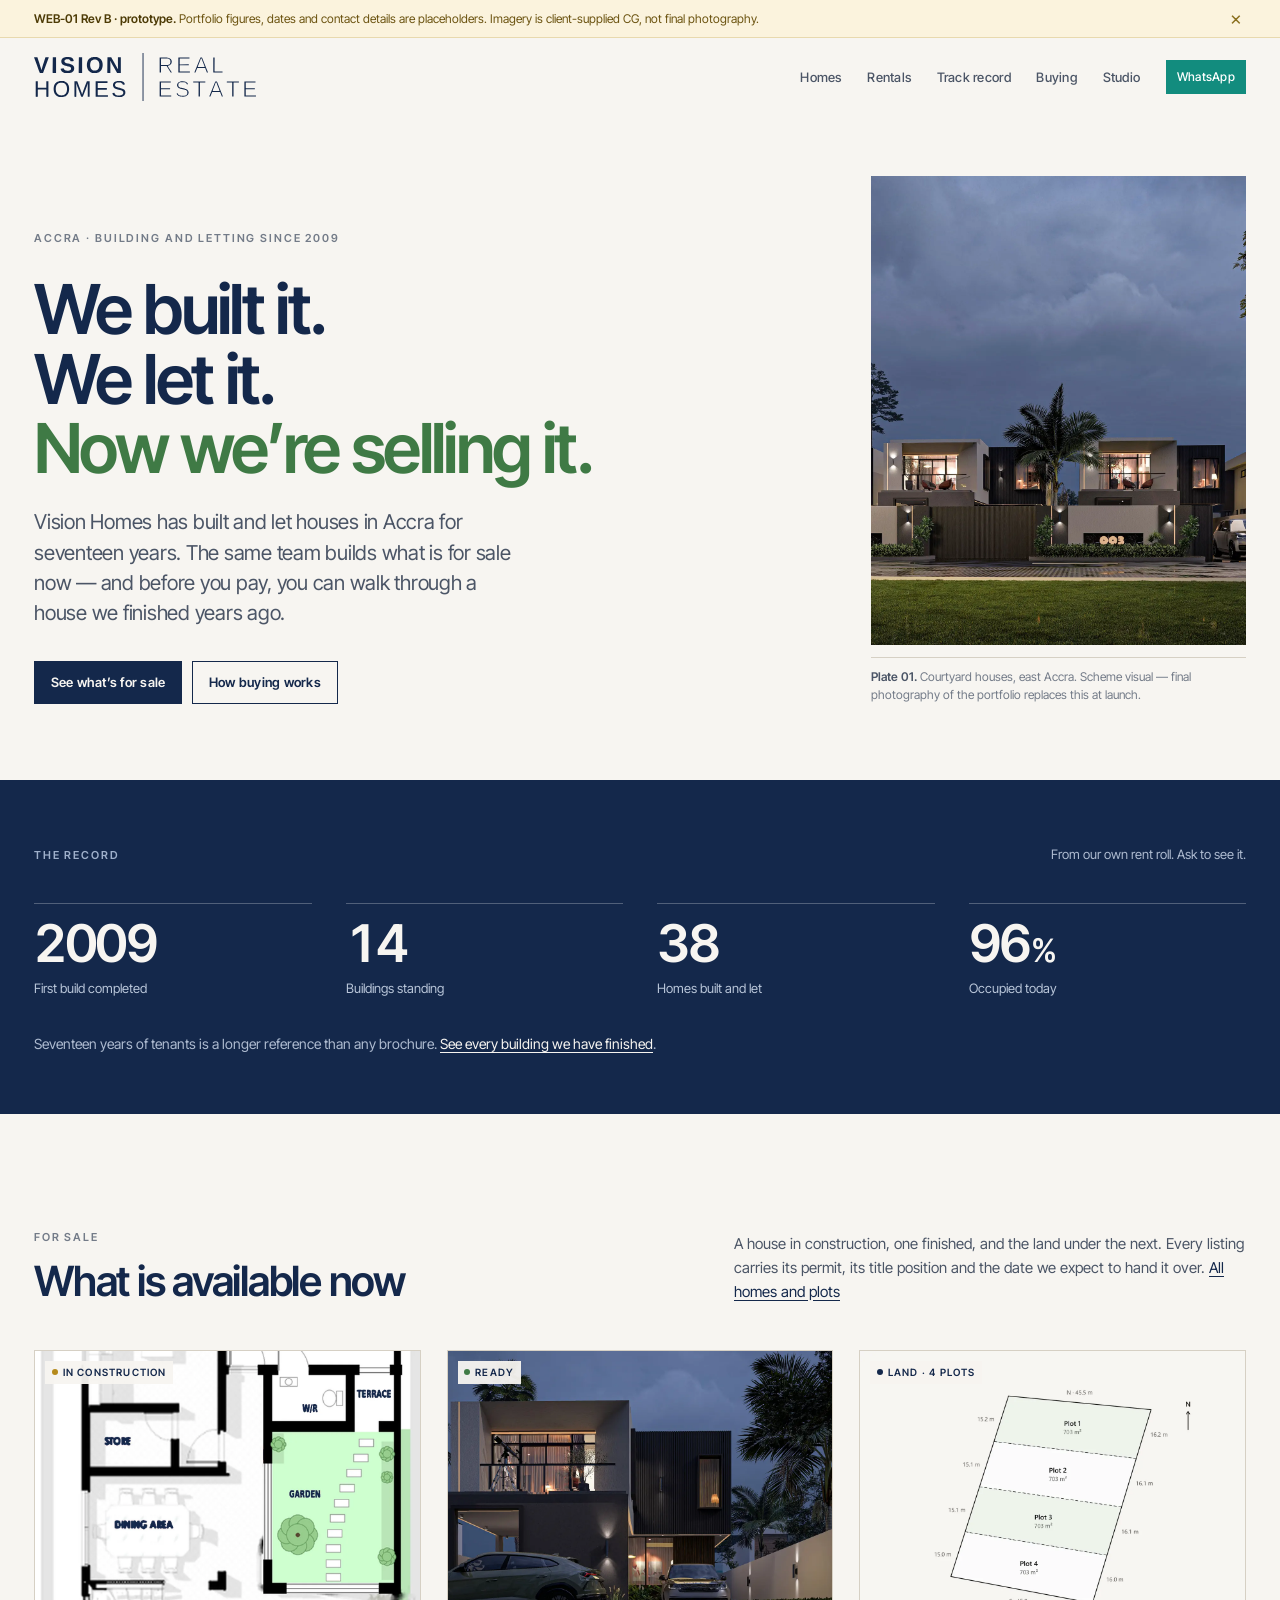
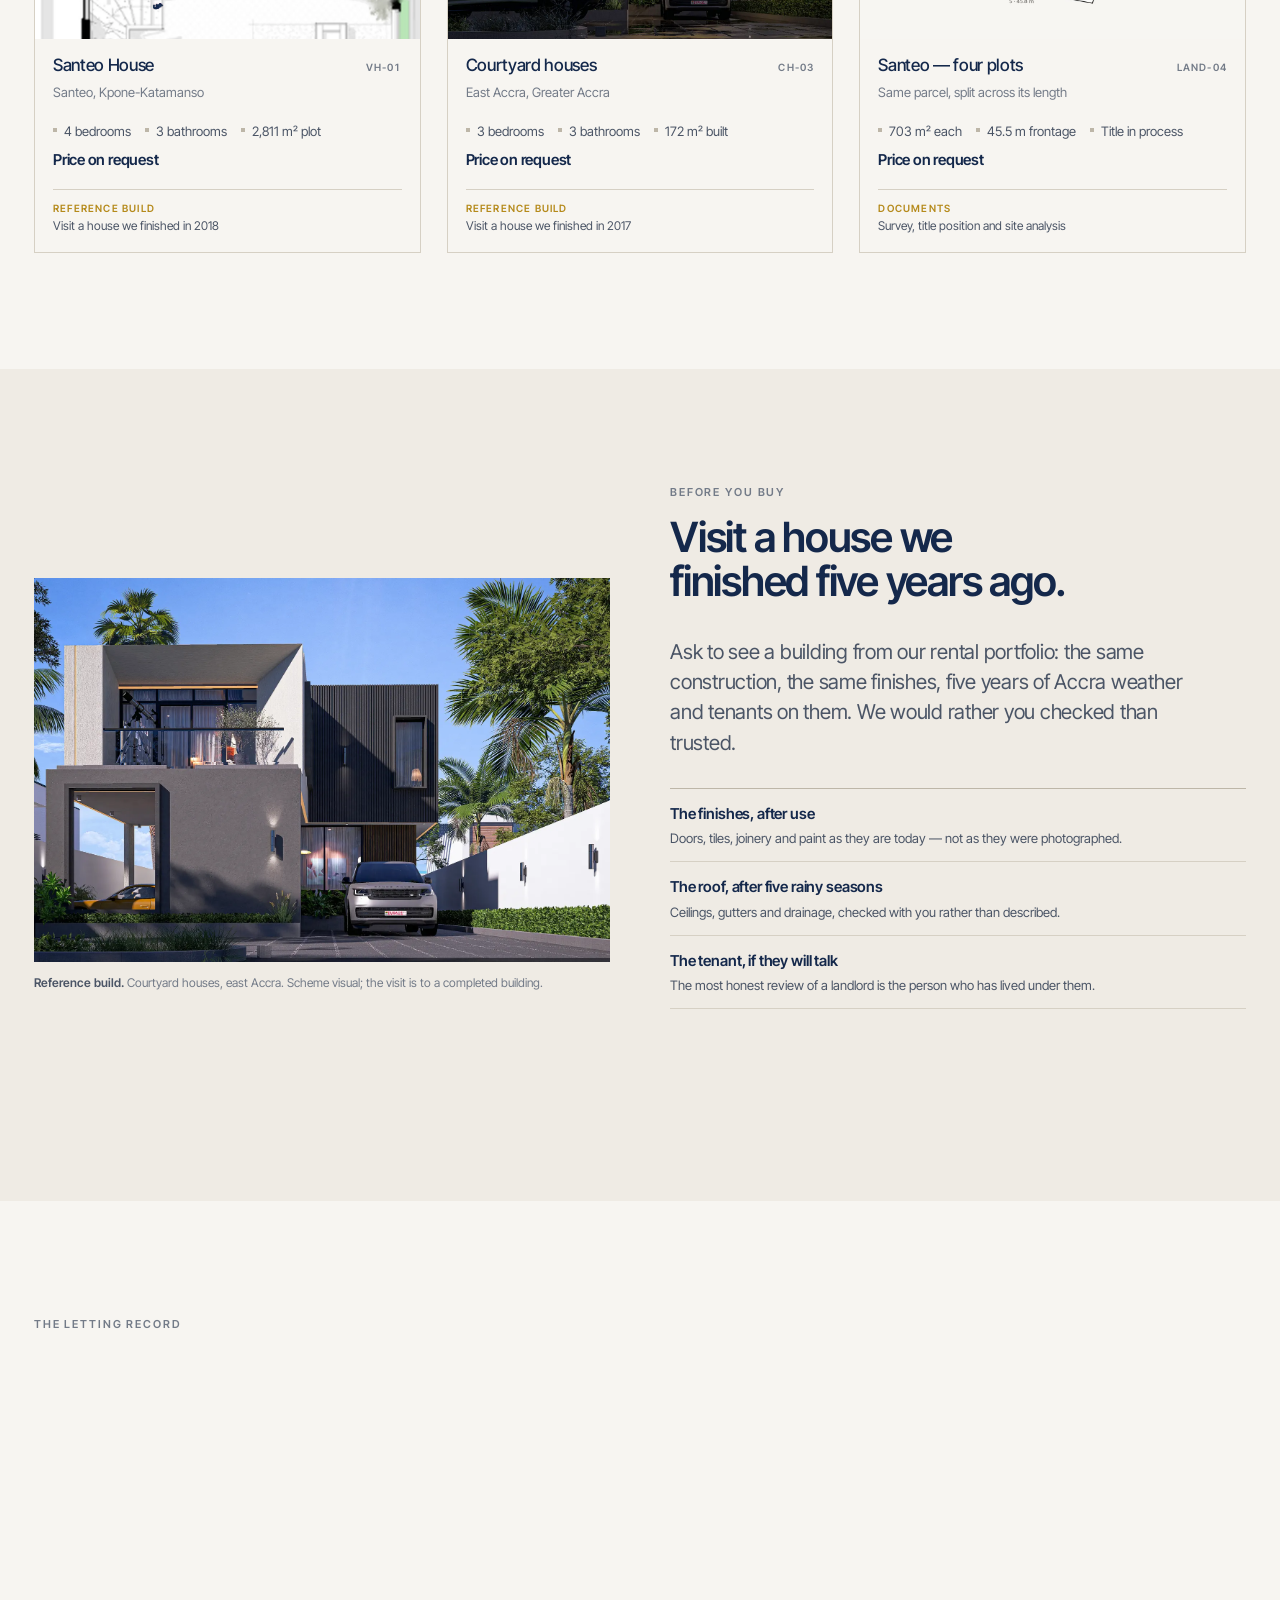
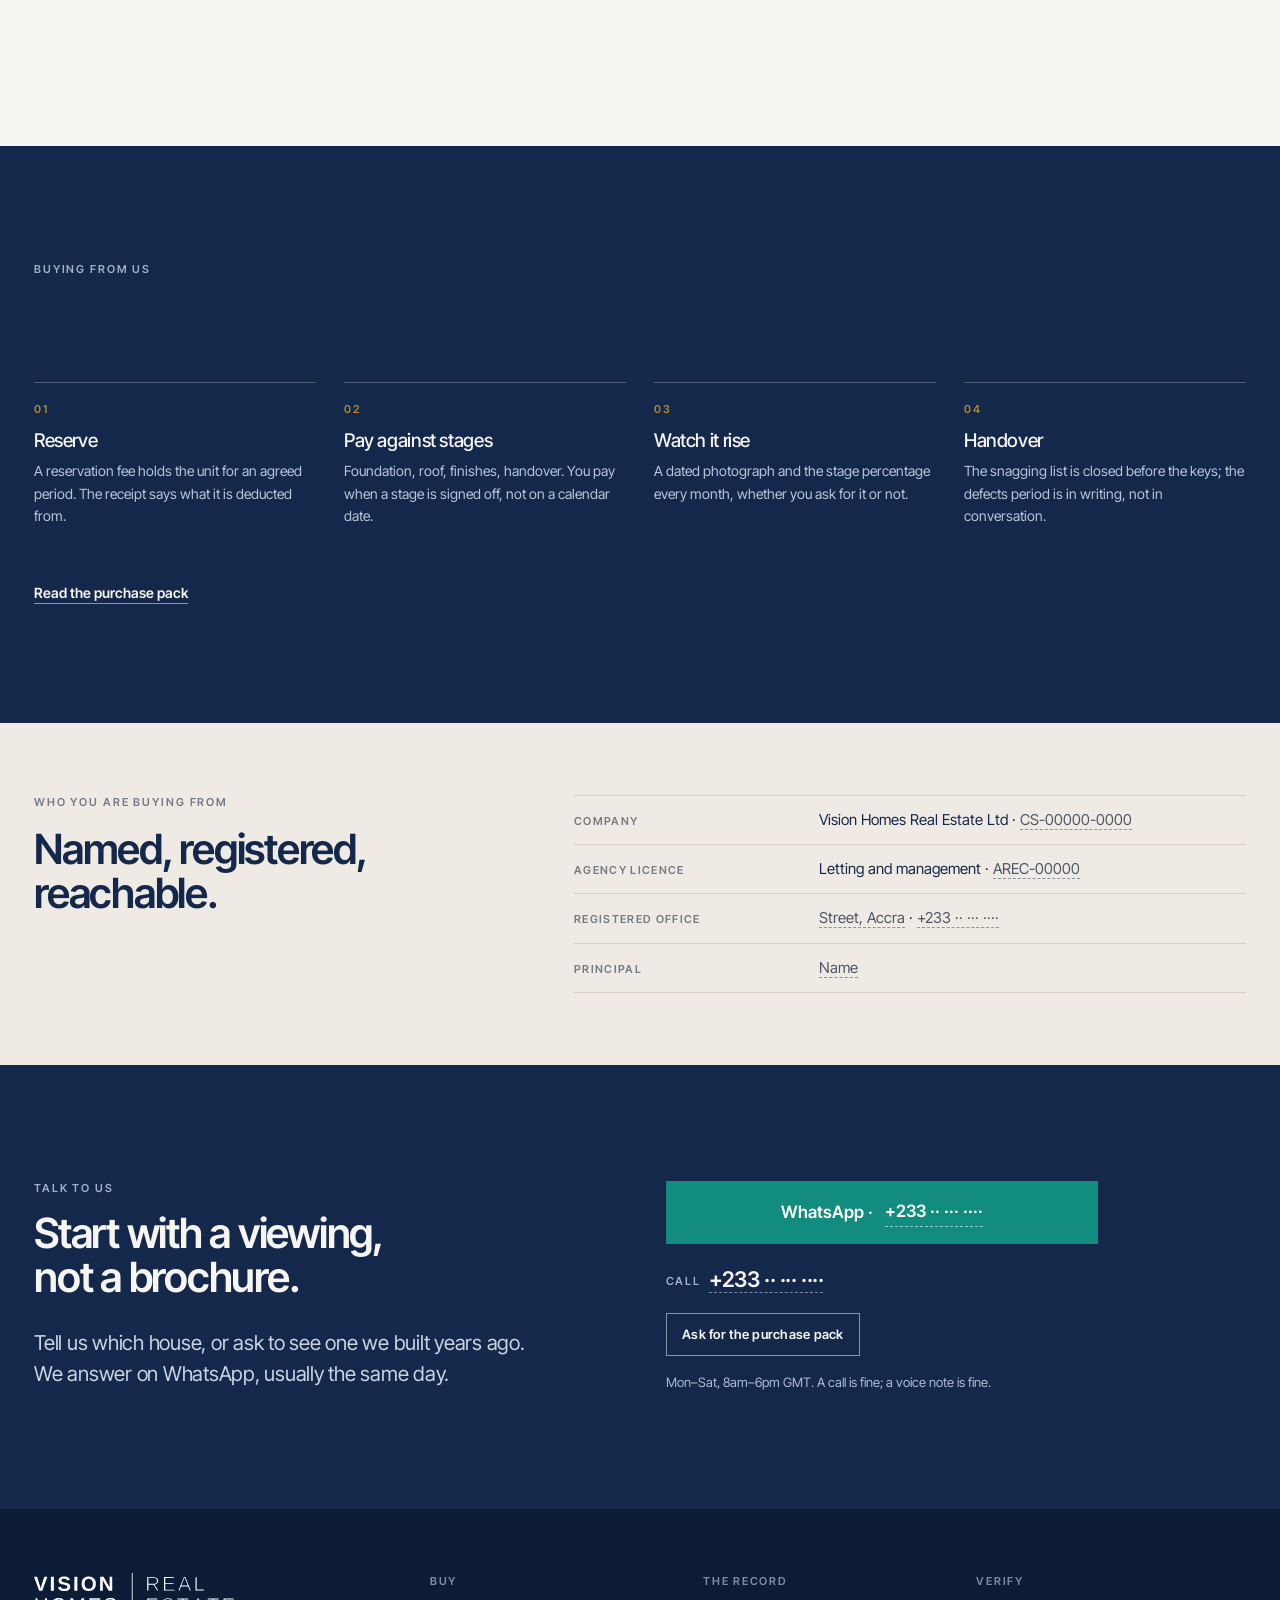
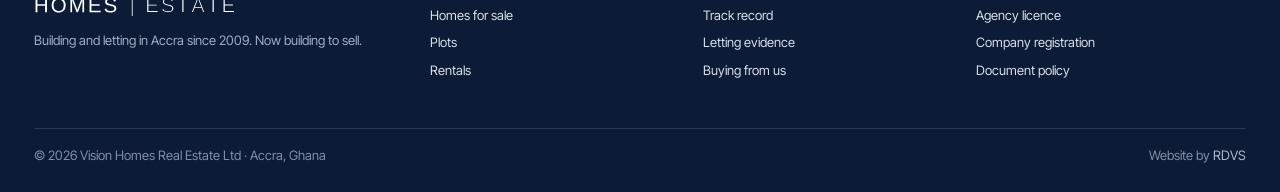
<file: index.html>
<!DOCTYPE html>
<html lang="en">
<head>
<meta charset="utf-8">
<meta name="viewport" content="width=device-width,initial-scale=1">
<title>Vision Homes Real Estate — built, let, and now for sale</title>
<meta name="description" content="Vision Homes has built and let houses in Accra since 2009. The same team now builds to sell — and you can visit a house we finished years ago before you buy.">
<meta name="theme-color" content="#14284b">
<link rel="preconnect" href="fonts" as="font" crossorigin>
<link rel="stylesheet" href="styles.css">
<link rel="icon" href="img/favicon.png">
<script>document.documentElement.className='js';</script>
</head>
<body>
<a class="skip" href="#main">Skip to content</a>

<!-- prototype notice: delete this node when the record and contact details are confirmed -->
<div class="proto" id="proto">
  <span><b>WEB-01 Rev B · prototype.</b> Portfolio figures, dates and contact details are
  placeholders. Imagery is client-supplied CG, not final photography.</span>
  <button type="button" aria-label="Dismiss" onclick="document.getElementById('proto').hidden=true">×</button>
</div>

<header class="hdr" id="hdr">
  <div class="wrap hdr-in">
    <a class="mark" href="/" aria-label="Vision Homes Real Estate, home">
      <img class="mark-initial" src="img/logo-initial.png" alt="" width="44" height="44">
      <img class="mark-full" src="img/logo.svg" alt="" width="222" height="48">
    </a>
    <div class="spacer"></div>
    <nav class="nav" aria-label="Primary">
      <a href="/homes">Homes</a>
      <a href="/rentals">Rentals</a>
      <a href="/track-record">Track record</a>
      <a href="/buying">Buying</a>
      <a href="/studio">Studio</a>
      <a class="btn sm wa" href="https://wa.me/000000000000?text=Enquiry%20from%20the%20Vision%20Homes%20website">WhatsApp</a>
    </nav>
    <button class="burger" id="burger" aria-expanded="false" aria-controls="menu" aria-label="Menu">
      <span></span><span></span><span></span>
    </button>
  </div>
  <div class="panel" id="menu">
    <a href="/homes">Homes for sale</a>
    <a href="/rentals">Rentals</a>
    <a href="/track-record">Track record</a>
    <a href="/buying">Buying from us</a>
    <a href="/build-with-us">Build with us</a>
    <a href="/studio">Studio</a>
    <a href="/contact">Contact</a>
    <a class="btn wa" href="https://wa.me/000000000000?text=Enquiry%20from%20the%20Vision%20Homes%20website">WhatsApp us</a>
    <a class="tel" href="tel:+233000000000"><span class="tel-lbl">Call</span><span class="ph">+233 ·· ··· ····</span></a>
  </div>
</header>

<main id="main">

<!-- ===================== opening frame ===================== -->
<section class="hero">
  <div class="wrap hgrid">
    <div class="hero-copy">
      <p class="label">Accra · building and letting since 2009</p>
      <h1>We built it.<br>We let it.<br><em>Now we’re selling it.</em></h1>
      <p class="lead">Vision Homes has built and let houses in Accra for seventeen years. The
        same team builds what is for sale now — and before you pay, you can walk through a
        house we finished years ago.</p>
      <div class="hero-cta">
        <a class="btn" href="/homes">See what’s for sale</a>
        <a class="btn ghost" href="/buying">How buying works</a>
      </div>
    </div>
    <figure class="plate">
      <img src="img/hero-dusk.webp" width="1200" height="1500"
           alt="A row of two-storey courtyard houses at dusk, balconies lit, seen from the street">
      <figcaption><b>Plate 01.</b> Courtyard houses, east Accra. Scheme visual — final
        photography of the portfolio replaces this at launch.</figcaption>
    </figure>
  </div>
</section>

<!-- ===================== the record ===================== -->
<section class="ledger" aria-label="The record">
  <div class="wrap">
    <div class="ledger-hd">
      <p class="label">The record</p>
      <p class="ledger-src">From our own rent roll. Ask to see it.</p>
    </div>
    <div class="stats">
      <div><b>2009</b><span>First build completed</span></div>
      <div><b>14</b><span>Buildings standing</span></div>
      <div><b>38</b><span>Homes built and let</span></div>
      <div><b>96<span class="pc">%</span></b><span>Occupied today</span></div>
    </div>
    <p class="ledger-foot">Seventeen years of tenants is a longer reference than any brochure.
      <a href="/track-record">See every building we have finished</a>.</p>
  </div>
</section>

<!-- ===================== for sale ===================== -->
<section class="sec">
  <div class="wrap">
    <div class="sec-hd">
      <div>
        <p class="label">For sale</p>
        <h2 class="rv">What is available now</h2>
      </div>
      <p class="sec-note rv">A house in construction, one finished, and the land under the
        next. Every listing carries its permit, its title position and the date we expect
        to hand it over. <a href="/homes">All homes and plots</a></p>
    </div>

    <div class="cards">
      <a class="card rv" href="/homes/santeo-house">
        <div class="card-img">
          <span class="badge"><i class="dot build"></i>In construction</span>
          <img src="img/card-house.webp" width="1200" height="900" loading="lazy"
               alt="Detail of the Santeo House ground-floor plan, showing the dining area and inner garden">
        </div>
        <div class="card-body">
          <div class="card-top"><h3>Santeo House</h3><span class="ref">VH-01</span></div>
          <p class="card-loc">Santeo, Kpone-Katamanso</p>
          <div class="specs"><span>4 bedrooms</span><span>3 bathrooms</span>
            <span>2,811 m² plot</span></div>
          <p class="price">Price on request</p>
          <p class="ref-line"><b>Reference build</b> Visit a house we finished in 2018</p>
        </div>
      </a>

      <a class="card rv" href="/homes/courtyard-houses">
        <div class="card-img">
          <span class="badge"><i class="dot go"></i>Ready</span>
          <img src="img/card-ready.webp" width="1200" height="900" loading="lazy"
               alt="A completed two-storey courtyard house at dusk, lit from inside">
        </div>
        <div class="card-body">
          <div class="card-top"><h3>Courtyard houses</h3><span class="ref">CH-03</span></div>
          <p class="card-loc">East Accra, Greater Accra</p>
          <div class="specs"><span>3 bedrooms</span><span>3 bathrooms</span>
            <span>172 m² built</span></div>
          <p class="price">Price on request</p>
          <p class="ref-line"><b>Reference build</b> Visit a house we finished in 2017</p>
        </div>
      </a>

      <a class="card rv" href="/land/santeo-plots">
        <div class="card-img">
          <span class="badge"><i class="dot land"></i>Land · 4 plots</span>
          <img src="img/card-plots.webp" width="1200" height="900" loading="lazy"
               alt="Plan of the Santeo parcel split into four equal plots of 703 square metres">
        </div>
        <div class="card-body">
          <div class="card-top"><h3>Santeo — four plots</h3><span class="ref">LAND-04</span></div>
          <p class="card-loc">Same parcel, split across its length</p>
          <div class="specs"><span>703 m² each</span><span>45.5 m frontage</span>
            <span>Title in process</span></div>
          <p class="price">Price on request</p>
          <p class="ref-line"><b>Documents</b> Survey, title position and site analysis</p>
        </div>
      </a>
    </div>
  </div>
</section>

<!-- ===================== reference build ===================== -->
<section class="sec band">
  <div class="wrap refgrid">
    <div class="ref-copy">
      <p class="label">Before you buy</p>
      <h2 class="rv">Visit a house we finished five years ago.</h2>
      <p class="lead rv">Ask to see a building from our rental portfolio: the same
        construction, the same finishes, five years of Accra weather and tenants on them.
        We would rather you checked than trusted.</p>
      <ul class="checklist rv">
        <li><b>The finishes, after use</b>
          <span>Doors, tiles, joinery and paint as they are today — not as they were photographed.</span></li>
        <li><b>The roof, after five rainy seasons</b>
          <span>Ceilings, gutters and drainage, checked with you rather than described.</span></li>
        <li><b>The tenant, if they will talk</b>
          <span>The most honest review of a landlord is the person who has lived under them.</span></li>
      </ul>
      <a class="btn rv" href="https://wa.me/000000000000?text=I%20would%20like%20to%20visit%20a%20completed%20Vision%20Homes%20building">Arrange a visit</a>
    </div>
    <figure class="refimg rv">
      <img src="img/ref-build.webp" width="1600" height="1067" loading="lazy"
           alt="A two-storey courtyard house in daylight, with a car parked at the gate">
      <figcaption><b>Reference build.</b> Courtyard houses, east Accra. Scheme visual;
        the visit is to a completed building.</figcaption>
    </figure>
  </div>
</section>

<!-- ===================== letting record ===================== -->
<section class="sec">
  <div class="wrap evgrid">
    <div>
      <p class="label">The letting record</p>
      <h2 class="rv">What our houses actually rent for.</h2>
      <p class="lead rv">We have been the landlord, so we can show achieved rents rather
        than asking prices — and how long each unit took to let.</p>
      <a class="btn ghost rv" href="/letting-evidence">See the full record</a>
    </div>
    <div class="rv">
      <table class="ev">
        <caption class="sr">Achieved rents by unit type, January to September 2026</caption>
        <thead><tr><th scope="col">Unit</th><th scope="col">Rent / month</th>
          <th scope="col">Days to let</th></tr></thead>
        <tbody>
          <tr><th scope="row">2-bed apartment</th><td>GH₵ 3,200</td><td>14</td></tr>
          <tr><th scope="row">3-bed house</th><td>GH₵ 4,800</td><td>21</td></tr>
          <tr><th scope="row">4-bed house</th><td>GH₵ 6,500</td><td>28</td></tr>
        </tbody>
      </table>
      <p class="ev-note">Achieved rents, January–September 2026. Anonymised by unit type;
        no tenant, address or landlord is named.</p>
    </div>
  </div>
</section>

<!-- ===================== buying ===================== -->
<section class="sec dark">
  <div class="wrap">
    <div class="sec-hd">
      <div>
        <p class="label">Buying from us</p>
        <h2 class="rv">Four steps, none of them a surprise.</h2>
      </div>
      <p class="sec-note rv">The purchase pack — permit, title position, payment schedule,
        inclusions and defects period — is published on every listing.</p>
    </div>
    <ol class="steps">
      <li class="rv"><p class="n">01</p><h3>Reserve</h3>
        <p>A reservation fee holds the unit for an agreed period. The receipt says what it
          is deducted from.</p></li>
      <li class="rv"><p class="n">02</p><h3>Pay against stages</h3>
        <p>Foundation, roof, finishes, handover. You pay when a stage is signed off, not on
          a calendar date.</p></li>
      <li class="rv"><p class="n">03</p><h3>Watch it rise</h3>
        <p>A dated photograph and the stage percentage every month, whether you ask for it
          or not.</p></li>
      <li class="rv"><p class="n">04</p><h3>Handover</h3>
        <p>The snagging list is closed before the keys; the defects period is in writing,
          not in conversation.</p></li>
    </ol>
    <p class="steps-link rv"><a href="/buying">Read the purchase pack</a></p>
  </div>
</section>

<!-- ===================== verification ===================== -->
<section class="sec-sm band">
  <div class="wrap verify">
    <div>
      <p class="label">Who you are buying from</p>
      <h2 class="rv">Named, registered, reachable.</h2>
    </div>
    <dl class="verify-list rv">
      <div><dt>Company</dt><dd>Vision Homes Real Estate Ltd ·
        <span class="ph">CS-00000-0000</span></dd></div>
      <div><dt>Agency licence</dt><dd>Letting and management ·
        <span class="ph">AREC-00000</span></dd></div>
      <div><dt>Registered office</dt><dd><span class="ph">Street, Accra</span> ·
        <span class="ph">+233 ·· ··· ····</span></dd></div>
      <div><dt>Principal</dt><dd><span class="ph">Name</span></dd></div>
    </dl>
  </div>
</section>

<!-- ===================== enquiry ===================== -->
<section class="sec dark" id="contact">
  <div class="wrap enq">
    <div>
      <p class="label">Talk to us</p>
      <h2 class="rv">Start with a viewing, not a brochure.</h2>
      <p class="lead rv">Tell us which house, or ask to see one we built years ago. We
        answer on WhatsApp, usually the same day.</p>
    </div>
    <div class="enq-actions rv">
      <a class="wa-big" href="https://wa.me/000000000000?text=Enquiry%20from%20the%20Vision%20Homes%20website">
        WhatsApp · <span class="ph">+233 ·· ··· ····</span></a>
      <a class="tel" href="tel:+233000000000"><span class="tel-lbl">Call</span><span class="ph">+233 ·· ··· ····</span></a>
      <a class="btn ghost" href="/buying">Ask for the purchase pack</a>
      <p class="enq-note">Mon–Sat, 8am–6pm GMT. A call is fine; a voice note is fine.</p>
    </div>
  </div>
</section>
</main>

<footer>
  <div class="wrap">
    <div class="fgrid">
      <div class="fbrand">
        <img src="img/logo-reversed.svg" alt="Vision Homes Real Estate" width="222" height="48">
        <p>Building and letting in Accra since 2009. Now building to sell.</p>
      </div>
      <div><h4>Buy</h4>
        <a href="/homes">Homes for sale</a><a href="/land">Plots</a>
        <a href="/rentals">Rentals</a></div>
      <div><h4>The record</h4>
        <a href="/track-record">Track record</a><a href="/letting-evidence">Letting evidence</a>
        <a href="/buying">Buying from us</a></div>
      <div><h4>Verify</h4>
        <a href="/licensing">Agency licence</a>
        <a href="/company">Company registration</a>
        <a href="/documents">Document policy</a></div>
    </div>
    <div class="fbot">
      <span>© 2026 Vision Homes Real Estate Ltd · Accra, Ghana</span>
      <span>Website by <a href="https://www.rdvs.studio/">RDVS</a></span>
    </div>
  </div>
</footer>

<script src="site.js" defer></script>
</body>
</html>
</file>
<file: styles.css>
/* ==========================================================================
   Vision Homes Real Estate — design system
   WEB-01 Rev B · navy ink from BRAND-01, sheet palette as the second layer.
   No framework, no build step. Phone-first: base rules are the 390 px
   layout, media queries only ever add.
   ========================================================================== */

@font-face{
  font-family:'Inter Tight';
  font-style:normal;
  font-weight:100 900;              /* full axis: the mark needs 272 / 444 / 685 */
  font-display:swap;
  src:url('fonts/inter-tight-latin-var.woff2') format('woff2');
  unicode-range:U+0000-00FF,U+0131,U+0152-0153,U+2000-206F,U+2074,U+20AC,U+2212;
}

:root{
  /* one ink, one ground, two accents with a job */
  --paper:#f7f5f1;
  --paper-2:#efebe4;
  --navy:#14284b;
  --navy-deep:#0d1c36;
  --ink:#14284b;
  --ink-2:#4b5566;
  --ink-3:#737b88;
  --line:#d6d0c4;
  --line-2:#bdb6a8;

  --green:#3f7a45;      /* available, ready */
  --gold:#b58a1b;       /* documents, evidence, the record */
  --red:#c0392b;        /* status warning only — never brand */
  --wa:#128c7e;         /* WhatsApp action */

  /* type */
  --f:'Inter Tight',system-ui,-apple-system,'Segoe UI',Arial,sans-serif;
  --d1:clamp(2.00rem, 8.4vw, 4.30rem);
  --d2:clamp(1.55rem, 4.4vw, 2.60rem);
  --d3:clamp(1.06rem, 2.1vw, 1.30rem);
  --body:1.0625rem;
  --lead:clamp(1.02rem, 2.1vw, 1.28rem);

  /* rhythm */
  --gutter:clamp(18px, 4.6vw, 34px);
  --sec:clamp(56px, 10.5vw, 116px);
  --maxw:1300px;
  --ease:cubic-bezier(.22,.61,.36,1);
}

*,*::before,*::after{box-sizing:border-box}
html{-webkit-text-size-adjust:100%;scroll-behavior:smooth}
:target{scroll-margin-top:96px}
@media (prefers-reduced-motion:reduce){html{scroll-behavior:auto}}

body{
  margin:0; background:var(--paper); color:var(--ink-2);
  font-family:var(--f); font-size:var(--body); line-height:1.62;
  font-weight:400; -webkit-font-smoothing:antialiased;
  text-rendering:optimizeLegibility;
}

/* ---------- type --------------------------------------------------------- */
h1,h2,h3,h4,p,ul,ol,figure,blockquote,dl,dd{margin:0}
h1,h2,h3,h4{color:var(--ink)}
h1{font-size:var(--d1); font-weight:600; line-height:1.01; letter-spacing:-.038em}
h2{font-size:var(--d2); font-weight:600; line-height:1.06; letter-spacing:-.03em}
h3{font-size:var(--d3); font-weight:500; line-height:1.24; letter-spacing:-.015em}
b,strong{font-weight:600}
em{font-style:normal}

.label{
  font-size:.6875rem; font-weight:600; letter-spacing:.17em; text-transform:uppercase;
  color:var(--ink-3); line-height:1.4;
}
.lead{font-size:var(--lead); line-height:1.48; letter-spacing:-.012em; color:var(--ink-2)}
p+p{margin-top:.9em}
a{color:inherit}
.ph{border-bottom:1px dashed #8a93a3; color:inherit}

/* ---------- layout ------------------------------------------------------- */
.wrap{width:100%; max-width:var(--maxw); margin-inline:auto; padding-inline:var(--gutter)}
.sec{padding-block:var(--sec)}
.sec-sm{padding-block:clamp(40px,7vw,72px)}
.band{background:var(--paper-2)}
.dark{background:var(--navy); color:#dfe5ee}
.dark h2,.dark h3{color:var(--paper)}
.dark .label{color:#9fb0cb}
.dark .lead,.dark em{color:#c9d3e2}
.dark .sec-note{color:#aebbd0}
.dark .sec-note a{color:#fff}

.grid{display:grid; gap:clamp(20px,3vw,34px)}
@media (min-width:900px){
  .g2{grid-template-columns:repeat(2,1fr)}
  .g3{grid-template-columns:repeat(3,1fr)}
}

/* ---------- header ------------------------------------------------------- */
.hdr{
  position:sticky; top:0; z-index:40; background:rgba(247,245,241,.94);
  backdrop-filter:saturate(1.2) blur(8px);
  border-bottom:1px solid transparent; transition:border-color .3s var(--ease);
}
.hdr.stuck{border-bottom-color:var(--line)}
.hdr-in{display:flex; align-items:center; gap:16px; height:64px}
.mark{display:flex; align-items:center; text-decoration:none}
.mark img{height:auto; display:block}
.mark img.mark-initial{width:44px}
.mark img.mark-full{display:none; width:222px}
@media (min-width:1020px){
  .mark img.mark-initial{display:none}
  .mark img.mark-full{display:block}
}
.nav{display:none}
.spacer{flex:1}

@media (min-width:1020px){
  .hdr-in{height:78px}
  .nav{display:flex; gap:clamp(14px,2vw,30px); align-items:center}
  .nav a{
    font-size:.8125rem; font-weight:500; letter-spacing:.02em; text-decoration:none;
    color:var(--ink-2); position:relative; padding-block:6px;
  }
  .nav a::after{
    content:''; position:absolute; left:0; bottom:0; height:1px; width:0;
    background:currentColor; transition:width .3s var(--ease);
  }
  .nav a:hover{color:var(--ink)} .nav a:hover::after{width:100%}
}

.burger{
  display:inline-flex; flex-direction:column; justify-content:center; gap:5px;
  width:44px; height:44px; padding:0 10px; background:none; border:0; cursor:pointer;
}
.burger span{display:block; height:1.5px; background:var(--ink); transition:transform .3s var(--ease),opacity .2s}
.burger[aria-expanded=true] span:nth-child(1){transform:translateY(6.5px) rotate(45deg)}
.burger[aria-expanded=true] span:nth-child(2){opacity:0}
.burger[aria-expanded=true] span:nth-child(3){transform:translateY(-6.5px) rotate(-45deg)}
@media (min-width:1020px){.burger{display:none}}

/* the phone panel — a child of the sticky header so it always sits under it */
.panel{
  position:absolute; top:100%; left:0; right:0; z-index:39; background:var(--paper);
  border-bottom:1px solid var(--line); padding:8px var(--gutter) 26px;
  display:none;
}
body.menu .panel{display:block}
.panel a{
  display:block; padding:14px 0; border-bottom:1px solid var(--line);
  text-decoration:none; font-size:1.15rem; font-weight:500; letter-spacing:-.02em;
  color:var(--ink);
}
.panel a:last-of-type{border-bottom:0}
.panel a.btn{display:flex; border-bottom:0; margin-top:18px; justify-content:center;
             padding:.8em 1em; font-size:.9375rem}
.panel .tel{font-size:1.05rem; text-align:center; padding-top:6px}
@media (min-width:1020px){.panel{display:none!important}}

/* ---------- prototype notice -------------------------------------------- */
.proto{
  display:flex; align-items:center; gap:14px; justify-content:space-between;
  background:#fbf3dd; border-bottom:1px solid #e8d9ae; color:#6b5310;
  font-size:.75rem; line-height:1.45; padding:9px var(--gutter);
}
.proto b{color:#4d3b06}
.proto button{background:none; border:0; font:inherit; font-size:1.2rem; line-height:1;
              color:#8a6f1e; cursor:pointer; padding:0 4px}
.proto button:hover{color:#4d3b06}

/* ---------- buttons ------------------------------------------------------ */
.btn{
  display:inline-flex; align-items:center; justify-content:center; gap:.55em;
  padding:.78em 1.2em; font:inherit; font-size:.8125rem; font-weight:600;
  letter-spacing:.02em; text-decoration:none; border:1px solid var(--ink);
  background:var(--ink); color:var(--paper); cursor:pointer;
  transition:transform .22s var(--ease), background-color .22s, color .22s;
}
.btn:hover{transform:translateY(-2px); background:#0c1b36}
.btn.ghost{background:none; color:var(--ink)}
.btn.ghost:hover{background:var(--ink); color:var(--paper)}
.dark .btn{background:var(--paper); color:var(--ink); border-color:var(--paper)}
.dark .btn:hover{background:#e2ded5}
.dark .btn.ghost{background:none; color:var(--paper); border-color:rgba(255,255,255,.5)}
.dark .btn.ghost:hover{background:var(--paper); color:var(--ink); border-color:var(--paper)}
.btn.wa{background:var(--wa); border-color:var(--wa); color:#fff}
.btn.wa:hover{background:#0d6f66; border-color:#0d6f66}
.btn.sm{padding:.5em .85em; font-size:.75rem}
@media (prefers-reduced-motion:reduce){.btn:hover{transform:none}}

/* ---------- hero --------------------------------------------------------- */
.hero{padding-block:clamp(26px,5vw,58px) clamp(36px,6vw,76px)}
.hgrid{display:grid; gap:clamp(28px,5vw,44px)}
.hero-copy{max-width:38rem}
.hero h1{margin-top:.42em}
@media (min-width:900px) and (max-width:1199px){.hero h1{font-size:clamp(2.7rem,5.4vw,4rem)}}
.hero h1 em{color:var(--green)}
.hero .lead{margin-top:1.15em; max-width:31rem}
.hero-cta{display:flex; flex-wrap:wrap; gap:10px; margin-top:clamp(22px,3.4vw,32px)}

.plate{margin:0}
.plate img{width:100%; height:auto; display:block; aspect-ratio:4/5; object-fit:cover;
           background:var(--paper-2)}
.plate figcaption{
  margin-top:12px; font-size:.75rem; line-height:1.5; color:var(--ink-3);
  padding-top:10px; border-top:1px solid var(--line);
}
.plate figcaption b{color:var(--ink-2); font-weight:600}

@media (min-width:900px){
  .hgrid{grid-template-columns:repeat(12,1fr); gap:clamp(24px,3.4vw,44px);
         align-items:end}
  .hero-copy{grid-column:1/span 7}
  .plate{grid-column:9/span 4}
}

/* ---------- the record --------------------------------------------------- */
.ledger{
  background:var(--navy); color:#dfe5ee;
  padding-block:clamp(30px,4.6vw,52px) clamp(34px,5vw,58px);
}
.ledger-hd{display:flex; flex-wrap:wrap; gap:6px 24px; align-items:baseline;
           justify-content:space-between}
@media (max-width:620px){.ledger-hd{display:grid; gap:8px}}
.ledger .label{color:#9fb0cb}
.ledger-src{font-size:.8125rem; color:#aebbd0}
.stats{display:grid; grid-template-columns:repeat(2,1fr); gap:clamp(18px,3vw,34px);
       margin-top:clamp(24px,3.4vw,38px)}
@media (min-width:760px){.stats{grid-template-columns:repeat(4,1fr)}}
.stats div{border-top:1px solid rgba(255,255,255,.26); padding-top:14px}
.stats b{
  display:block; font-size:clamp(2.05rem,4.6vw,3.25rem); font-weight:600;
  letter-spacing:-.045em; line-height:1; color:var(--paper);
  font-variant-numeric:tabular-nums; white-space:nowrap;
}
.stats .pc{font-size:.62em; letter-spacing:-.02em; margin-left:.04em}
.stats div > span{display:block; margin-top:9px; font-size:.8125rem; color:#b9c6d9; line-height:1.4}
.ledger-foot{margin-top:clamp(24px,3.4vw,36px); font-size:.875rem; color:#aebbd0;
             max-width:52rem}
.ledger-foot a{color:var(--paper); text-decoration:underline; text-underline-offset:3px;
               text-decoration-thickness:1px}
.ledger-foot a:hover{color:#fff}

/* ---------- section headers --------------------------------------------- */
.sec-hd{display:grid; gap:14px; margin-bottom:clamp(26px,4vw,46px)}
@media (min-width:900px){
  .sec-hd{grid-template-columns:1.1fr .9fr; align-items:end; gap:clamp(28px,5vw,64px)}
}
.sec-hd h2{margin-top:.35em}
.sec-note{font-size:.9375rem; line-height:1.6; color:var(--ink-2); max-width:32rem}
.sec-note a{color:var(--ink); text-decoration:underline; text-underline-offset:3px}
@media (min-width:900px){.sec-note{justify-self:end; text-align:left}}

/* ---------- cards -------------------------------------------------------- */
.cards{display:grid; gap:clamp(18px,2.4vw,26px)}
@media (min-width:640px){.cards{grid-template-columns:repeat(2,1fr)}}
@media (min-width:1000px){.cards{grid-template-columns:repeat(3,1fr)}}

.card{
  display:flex; flex-direction:column; background:var(--paper); border:1px solid var(--line);
  text-decoration:none; color:inherit;
  transition:transform .26s var(--ease), border-color .26s, box-shadow .26s;
}
.card:hover{transform:translateY(-3px); border-color:var(--line-2);
            box-shadow:0 16px 34px -24px rgba(20,40,75,.45)}
@media (prefers-reduced-motion:reduce){.card:hover{transform:none; box-shadow:none}}
.card-img{aspect-ratio:4/3; background:var(--paper-2); overflow:hidden; position:relative}
.card-img img{width:100%; height:100%; object-fit:cover; display:block;
              transition:transform .7s var(--ease)}
.card:hover .card-img img{transform:scale(1.025)}
@media (prefers-reduced-motion:reduce){.card:hover .card-img img{transform:none}}

.badge{
  position:absolute; top:10px; left:10px; z-index:1;
  display:inline-flex; align-items:center; gap:.5em;
  padding:.38em .65em; font-size:.625rem; font-weight:600; letter-spacing:.12em;
  text-transform:uppercase; color:var(--navy); background:rgba(247,245,241,.95);
}
.badge .dot{width:6px; height:6px; border-radius:50%; display:inline-block; background:var(--ink-3)}
.badge .dot.go{background:var(--green)}
.badge .dot.build{background:var(--gold)}
.badge .dot.land{background:var(--navy)}

.card-body{padding:16px 18px 18px; display:flex; flex-direction:column; gap:6px; flex:1}
.card-top{display:flex; align-items:baseline; justify-content:space-between; gap:12px}
.card-body h3{font-size:1.0625rem; letter-spacing:-.02em}
.card-top .ref{font-size:.625rem; font-weight:600; letter-spacing:.12em; color:var(--ink-3);
               font-variant-numeric:tabular-nums; white-space:nowrap}
.card-loc{font-size:.8125rem; color:var(--ink-3)}
.specs{
  display:flex; flex-wrap:wrap; gap:4px 14px; margin-top:auto; padding-top:12px;
  font-size:.8125rem; color:var(--ink-2);
}
.specs span{position:relative; padding-left:11px}
.specs span::before{content:''; position:absolute; left:0; top:.52em; width:4px; height:4px;
                    background:var(--line-2)}
.price{font-size:.9375rem; font-weight:600; letter-spacing:-.015em; color:var(--ink)}
.ref-line{
  margin-top:10px; padding-top:11px; border-top:1px solid var(--line);
  font-size:.75rem; line-height:1.45; color:var(--ink-2);
  display:grid; gap:2px;
}
.ref-line b{font-size:.625rem; font-weight:600; letter-spacing:.12em; text-transform:uppercase;
            color:var(--gold)}

/* ---------- reference build --------------------------------------------- */
.refgrid{display:grid; gap:clamp(28px,5vw,60px)}
@media (min-width:900px){
  .refgrid{grid-template-columns:1fr 1fr; align-items:center}
  .ref-copy{order:2}
  .refimg{order:1}
}
.ref-copy h2{margin:.35em 0 .8em; max-width:16ch}
.ref-copy .lead{max-width:34rem}
.refimg{margin:0}
.refimg img{width:100%; height:auto; display:block; aspect-ratio:3/2; object-fit:cover}
.refimg figcaption{
  margin-top:12px; font-size:.75rem; line-height:1.5; color:var(--ink-3); max-width:36rem;
}
.refimg figcaption b{color:var(--ink-2); font-weight:600}
.checklist{list-style:none; margin:clamp(22px,3vw,30px) 0 clamp(24px,3.4vw,32px); padding:0;
           border-top:1px solid var(--line-2)}
.checklist li{padding:13px 0; border-bottom:1px solid var(--line); font-size:.9375rem}
.checklist b{display:block; color:var(--ink); font-weight:600; letter-spacing:-.01em}
.checklist span{display:block; font-size:.8125rem; line-height:1.55; color:var(--ink-2);
                margin-top:2px; max-width:36rem}

/* ---------- letting evidence -------------------------------------------- */
.evgrid{display:grid; gap:clamp(26px,4vw,56px)}
@media (min-width:900px){.evgrid{grid-template-columns:1fr 1.05fr; align-items:end}}
.evgrid h2{margin:.35em 0 .8em; max-width:16ch}
.evgrid .lead{max-width:32rem; margin-bottom:clamp(20px,3vw,28px)}
.ev{width:100%; border-collapse:collapse; font-size:.875rem; font-variant-numeric:tabular-nums}
.ev th,.ev td{text-align:left; padding:13px 8px; border-bottom:1px solid var(--line)}
.ev thead th{font-size:.625rem; font-weight:600; letter-spacing:.12em; text-transform:uppercase;
             color:var(--ink-3); padding-bottom:10px}
.ev thead th:first-child,.ev tbody th{padding-left:0}
.ev tbody th{font-weight:500; color:var(--ink); white-space:nowrap}
.ev td{color:var(--ink-2)}
.ev td:nth-child(2){font-weight:600; color:var(--ink)}
.ev th:last-child,.ev td:last-child{text-align:right; padding-right:0}
.ev-note{font-size:.75rem; line-height:1.55; color:var(--ink-3); margin-top:12px; max-width:34rem}

/* ---------- steps -------------------------------------------------------- */
.steps{list-style:none; margin:0; padding:0; display:grid; gap:0}
@media (min-width:640px){.steps{grid-template-columns:1fr 1fr; gap:0 32px}}
@media (min-width:1000px){.steps{grid-template-columns:repeat(4,1fr); gap:0 28px}}
.steps li{border-top:1px solid rgba(255,255,255,.24); padding:18px 0 26px}
.steps .n{font-size:.6875rem; font-weight:600; letter-spacing:.16em; color:var(--gold)}
.steps h3{margin:.55em 0 .4em; font-size:1.18rem; letter-spacing:-.02em}
.steps p{font-size:.875rem; line-height:1.6; color:#b9c6d9}
.steps-link{margin-top:clamp(18px,3vw,26px)}
.steps-link a{color:var(--paper); font-size:.875rem; font-weight:600; text-decoration:none;
              border-bottom:1px solid rgba(255,255,255,.5); padding-bottom:2px}
.steps-link a:hover{border-bottom-color:var(--paper)}

/* ---------- verification ------------------------------------------------- */
.verify{display:grid; gap:clamp(20px,3.4vw,48px)}
@media (min-width:900px){.verify{grid-template-columns:.85fr 1.15fr; align-items:start}}
.verify h2{margin-top:.4em; max-width:14ch}
.verify-list{margin:0}
.verify-list div{display:grid; gap:2px; padding:12px 0; border-bottom:1px solid var(--line)}
.verify-list div:first-child{border-top:1px solid var(--line)}
@media (min-width:560px){
  .verify-list div{grid-template-columns:34% 1fr; gap:16px; align-items:baseline}
}
.verify-list dt{font-size:.6875rem; font-weight:600; letter-spacing:.12em; text-transform:uppercase;
                color:var(--ink-3)}
.verify-list dd{font-size:.9375rem; color:var(--ink)}
.verify-list .ph{color:var(--ink-2)}

/* ---------- enquiry ------------------------------------------------------ */
.enq{display:grid; gap:clamp(26px,4vw,56px)}
@media (min-width:900px){.enq{grid-template-columns:1fr 1fr; align-items:start}}
.enq h2{margin:.35em 0 .7em; max-width:14ch}
.enq .lead{max-width:31rem}
.enq-actions{display:grid; gap:16px; justify-items:start; width:min(100%,27rem)}
@media (max-width:899px){.enq-actions{justify-items:stretch; width:100%}}
.wa-big{
  display:inline-flex; align-items:center; justify-content:center; gap:.7em;
  padding:1em 1.4em; background:var(--wa); color:#fff; text-decoration:none;
  font-weight:600; transition:transform .22s var(--ease), background-color .22s;
  width:100%;
}
.wa-big:hover{background:#0d6f66; transform:translateY(-2px)}
@media (prefers-reduced-motion:reduce){.wa-big:hover{transform:none}}
.wa-big .ph{border-bottom-color:rgba(255,255,255,.55)}
.tel{display:block; font-size:1.35rem; font-weight:600; letter-spacing:-.02em;
     text-decoration:none; color:var(--paper); margin-top:2px}
.tel:hover{text-decoration:underline; text-underline-offset:4px}
.tel .ph{border-bottom-color:rgba(255,255,255,.45)}
.tel-lbl{font-size:.7rem; font-weight:600; letter-spacing:.16em; text-transform:uppercase;
         color:#9fb0cb; margin-right:.75em; vertical-align:.18em}
@media (min-width:900px){.dark .btn.ghost{justify-self:start}}
.enq-note{font-size:.8125rem; color:#aebbd0; line-height:1.6}

/* ---------- footer ------------------------------------------------------- */
footer{background:var(--navy-deep); color:#b9c4d6; padding-block:clamp(40px,6vw,64px) 26px;
       font-size:.8125rem}
.fgrid{display:grid; gap:28px}
@media (min-width:760px){.fgrid{grid-template-columns:1.5fr 1fr 1fr 1.1fr}}
footer h4{font-size:.6875rem; font-weight:600; letter-spacing:.16em; text-transform:uppercase;
          color:#7f8da5; margin-bottom:12px}
footer a{color:#d5deeb; text-decoration:none; display:block; padding:3px 0}
footer a:hover{color:#fff; text-decoration:underline}
.fbrand img{display:block; width:200px; height:auto; margin-bottom:14px}
.fbrand p{max-width:24rem; line-height:1.6; color:#9fadc3}
.fbot{margin-top:clamp(28px,4vw,44px); padding-top:16px; border-top:1px solid #24365a;
      display:flex; flex-wrap:wrap; gap:8px 20px; justify-content:space-between; color:#7f8da5}
.fbot a{display:inline; color:#aab7cb}

/* ---------- reveal (only when JS is running) ---------------------------- */
.js .rv{opacity:0; transform:translateY(14px)}
.js .rv.in{opacity:1; transform:none; transition:opacity .6s var(--ease), transform .6s var(--ease)}
@media (prefers-reduced-motion:reduce){
  .js .rv{opacity:1; transform:none}
  .js .rv.in{transition:none}
}

/* ---------- a11y --------------------------------------------------------- */
.skip{position:absolute; left:-9999px; top:0; background:var(--ink); color:var(--paper);
      padding:10px 14px; z-index:60}
.skip:focus{left:8px; top:8px}
[hidden]{display:none!important}
.sr{position:absolute; width:1px; height:1px; overflow:hidden; clip-path:inset(50%);
    white-space:nowrap}
:focus-visible{outline:2px solid var(--gold); outline-offset:2px}
</file>
